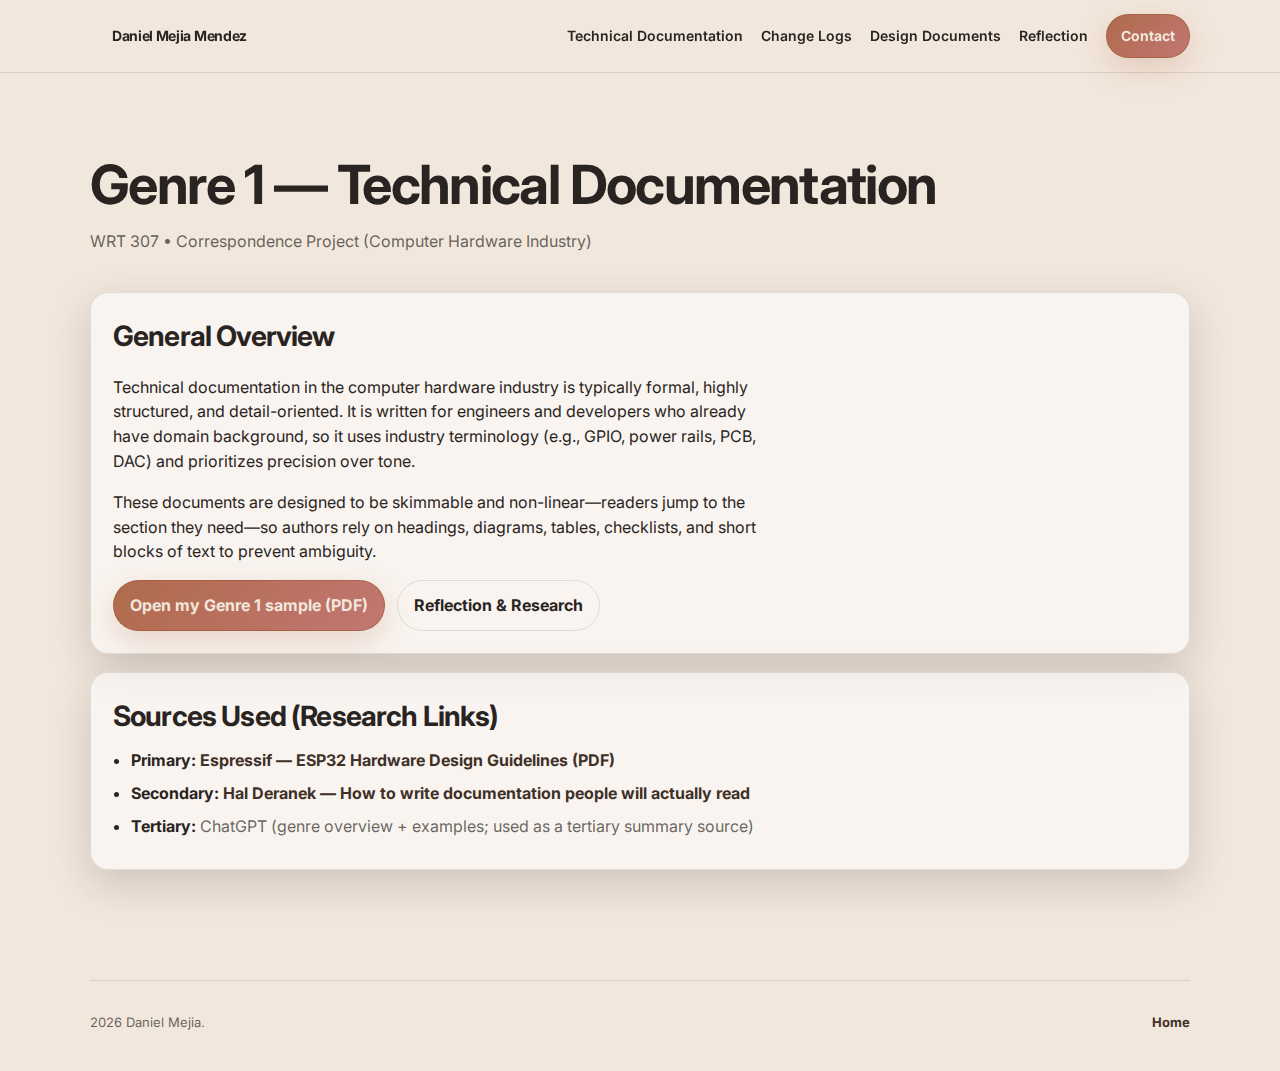
<file: genre1.html>
<!doctype html>
<html lang="en">
<head>
  <meta charset="utf-8" />
  <meta name="viewport" content="width=device-width, initial-scale=1" />
  <meta name="color-scheme" content="dark light" />
  <title>Genre 1 • Technical Documentation</title>
  <meta name="description" content="WRT 307 Correspondence Project — Genre 1: Technical Documentation" />

  <link rel="preconnect" href="https://fonts.googleapis.com">
  <link rel="preconnect" href="https://fonts.gstatic.com" crossorigin>
  <link href="https://fonts.googleapis.com/css2?family=Inter:wght@400;500;600;700&display=swap" rel="stylesheet">

  <link rel="stylesheet" href="styles.css" />
</head>

<body>
  <a class="skip-link" href="#main">Skip to content</a>

  <header class="site-header">
    <div class="container header-inner">
      <a class="brand" href="index.html">
        <span class="brand-mark" aria-hidden="true"></span>
        <span class="brand-text">Daniel Mejia Mendez</span>
      </a>

      <button class="nav-toggle" aria-expanded="false" aria-controls="site-nav">
        <span class="sr-only">Toggle navigation</span>
        <span class="hamburger" aria-hidden="true"></span>
      </button>

      <nav id="site-nav" class="site-nav" aria-label="Primary">
        <a href="genre1.html">Technical Documentation</a>
        <a href="genre2.html">Change Logs</a>
        <a href="genre3.html">Design Documents</a>
        <a href="reflections.html">Reflection</a>
        <a href="#contact" class="btn btn-small">Contact</a>
      </nav>
    </div>
  </header>

  <main id="main">
    <section class="section">
      <div class="container">
        <div class="section-head">
          <div>
            <h1>Genre 1 — Technical Documentation</h1>
            <p class="muted">WRT 307 • Correspondence Project (Computer Hardware Industry)</p>
          </div>
        </div>

        <section class="surface">
          <h2>General Overview</h2>
          <p class="body">
            Technical documentation in the computer hardware industry is typically formal, highly structured, and
            detail-oriented. It is written for engineers and developers who already have domain background, so it
            uses industry terminology (e.g., GPIO, power rails, PCB, DAC) and prioritizes precision over tone.
          </p>
          <p class="body">
            These documents are designed to be skimmable and non-linear—readers jump to the section they need—so
            authors rely on headings, diagrams, tables, checklists, and short blocks of text to prevent ambiguity.
          </p>

          <div class="contact-actions" style="margin-top:14px;">
            <!-- CHANGE THIS LINK if your artifact path/name is different -->
            <a class="btn" href="artifacts/genre1.pdf" target="_blank" rel="noopener">Open my Genre 1 sample (PDF)</a>
            <a class="btn btn-ghost" href="reflections.html">Reflection & Research</a>
          </div>
        </section>

        <div style="height: 18px;"></div>

        <section class="surface">
          <h2>Sources Used (Research Links)</h2>
          <ul class="link-list">
            <li>
              <strong>Primary:</strong>
              <a class="link" href="https://docs.espressif.com/projects/esp-hardware-design-guidelines/en/latest/esp32/esp-hardware-design-guidelines-en-master-esp32.pdf" target="_blank" rel="noopener">
                Espressif — ESP32 Hardware Design Guidelines (PDF)
              </a>
            </li>
            <li>
              <strong>Secondary:</strong>
              <a class="link" href="https://medium.com/slalom-build/how-to-write-documentation-that-people-will-actually-read-and-use-b26791fc1429" target="_blank" rel="noopener">
                Hal Deranek — How to write documentation people will actually read
              </a>
            </li>
            <li>
              <strong>Tertiary:</strong>
              <span class="muted">ChatGPT (genre overview + examples; used as a tertiary summary source)</span>
            </li>
          </ul>
        </section>
      </div>
    </section>
  </main>

  <footer class="site-footer">
    <div class="container footer-inner">
      <p class="tiny muted"><span id="year"></span> Daniel Mejia.</p>
      <a class="tiny link" href="index.html">Home</a>
    </div>
  </footer>

  <script src="scripts.js"></script>
</body>
</html>
</file>
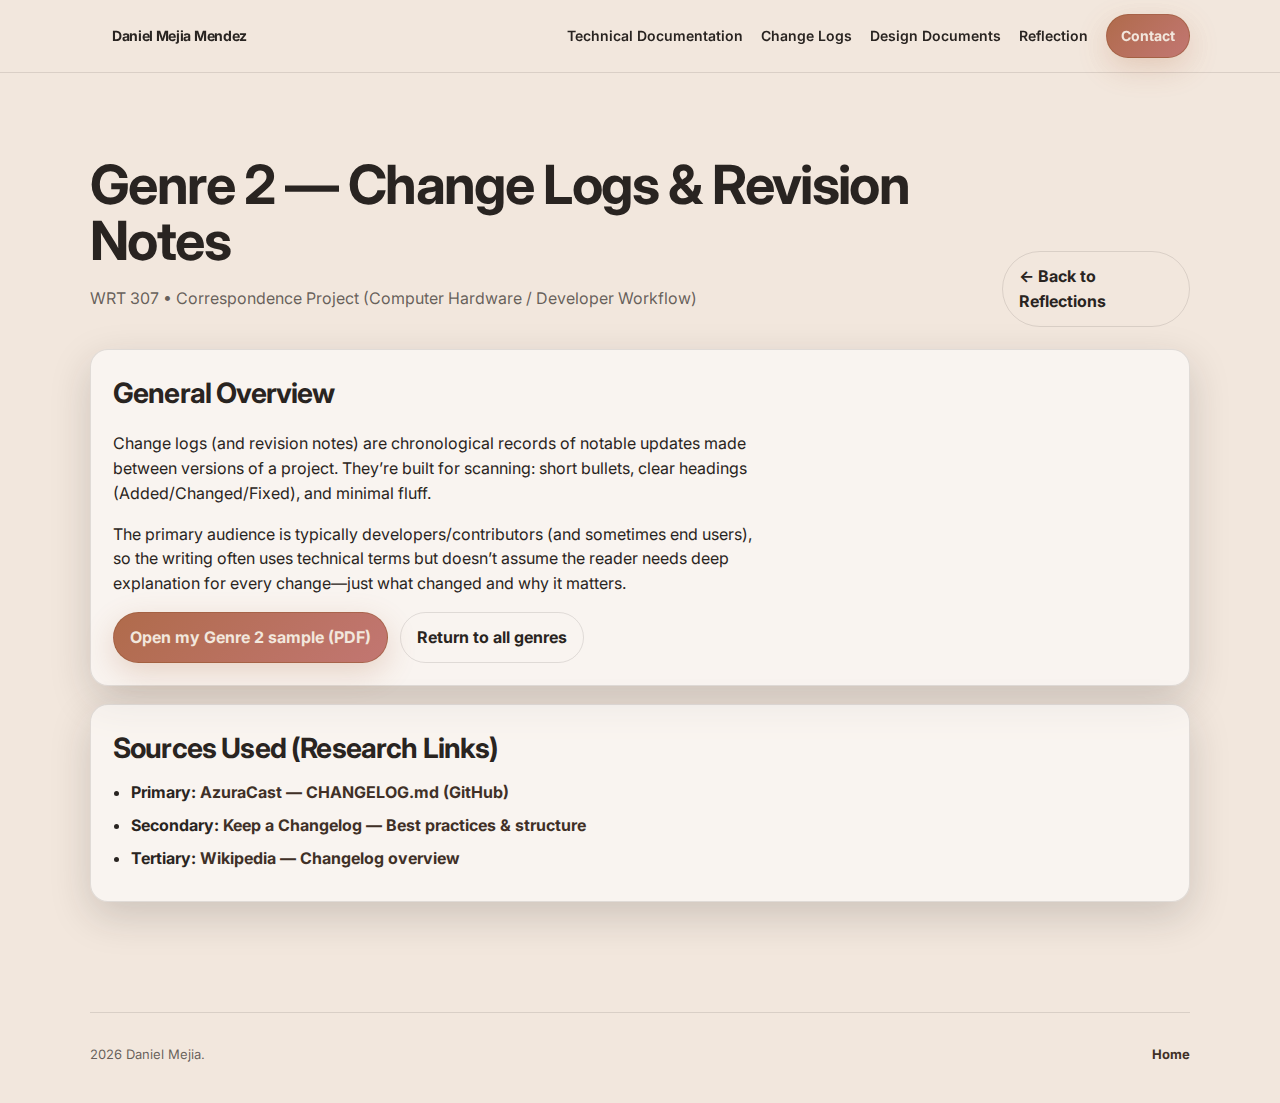
<file: genre2.html>
<!doctype html>
<html lang="en">
<head>
  <meta charset="utf-8" />
  <meta name="viewport" content="width=device-width, initial-scale=1" />
  <meta name="color-scheme" content="dark light" />
  <title>Genre 2 • Change Logs & Revision Notes</title>
  <meta name="description" content="WRT 307 Correspondence Project — Genre 2: Change Logs & Revision Notes" />

  <link rel="preconnect" href="https://fonts.googleapis.com">
  <link rel="preconnect" href="https://fonts.gstatic.com" crossorigin>
  <link href="https://fonts.googleapis.com/css2?family=Inter:wght@400;500;600;700&display=swap" rel="stylesheet">

  <link rel="stylesheet" href="styles.css" />
</head>

<body>
  <a class="skip-link" href="#main">Skip to content</a>

  <header class="site-header">
    <div class="container header-inner">
      <a class="brand" href="index.html">
        <span class="brand-mark" aria-hidden="true"></span>
        <span class="brand-text">Daniel Mejia Mendez</span>
      </a>

      <button class="nav-toggle" aria-expanded="false" aria-controls="site-nav">
        <span class="sr-only">Toggle navigation</span>
        <span class="hamburger" aria-hidden="true"></span>
      </button>

      <nav id="site-nav" class="site-nav" aria-label="Primary">
        <a href="genre1.html">Technical Documentation</a>
        <a href="genre2.html">Change Logs</a>
        <a href="genre3.html">Design Documents</a>
        <a href="reflections.html">Reflection</a>
        <a href="#contact" class="btn btn-small">Contact</a>
      </nav>
    </div>
  </header>

  <main id="main">
    <section class="section">
      <div class="container">
        <div class="section-head">
          <div>
            <h1>Genre 2 — Change Logs &amp; Revision Notes</h1>
            <p class="muted">WRT 307 • Correspondence Project (Computer Hardware / Developer Workflow)</p>
          </div>
          <a class="btn btn-ghost" href="reflections.html">← Back to Reflections</a>
        </div>

        <section class="surface">
          <h2>General Overview</h2>
          <p class="body">
            Change logs (and revision notes) are chronological records of notable updates made between versions of a
            project. They’re built for scanning: short bullets, clear headings (Added/Changed/Fixed), and minimal fluff.
          </p>
          <p class="body">
            The primary audience is typically developers/contributors (and sometimes end users), so the writing often
            uses technical terms but doesn’t assume the reader needs deep explanation for every change—just what changed
            and why it matters.
          </p>

          <div class="contact-actions" style="margin-top:14px;">
            <!-- CHANGE THIS LINK if your artifact path/name is different -->
            <a class="btn" href="artifacts/genre2.pdf" target="_blank" rel="noopener">Open my Genre 2 sample (PDF)</a>
            <a class="btn btn-ghost" href="reflections.html">Return to all genres</a>
          </div>
        </section>

        <div style="height: 18px;"></div>

        <section class="surface">
          <h2>Sources Used (Research Links)</h2>
          <ul class="link-list">
            <li>
              <strong>Primary:</strong>
              <a class="link" href="https://github.com/AzuraCast/AzuraCast/blob/main/CHANGELOG.md" target="_blank" rel="noopener">
                AzuraCast — CHANGELOG.md (GitHub)
              </a>
            </li>
            <li>
              <strong>Secondary:</strong>
              <a class="link" href="https://keepachangelog.com/en/1.1.0/" target="_blank" rel="noopener">
                Keep a Changelog — Best practices & structure
              </a>
            </li>
            <li>
              <strong>Tertiary:</strong>
              <a class="link" href="https://en.wikipedia.org/wiki/Changelog" target="_blank" rel="noopener">
                Wikipedia — Changelog overview
              </a>
            </li>
          </ul>
        </section>
      </div>
    </section>
  </main>

  <footer class="site-footer">
    <div class="container footer-inner">
      <p class="tiny muted"><span id="year"></span> Daniel Mejia.</p>
      <a class="tiny link" href="index.html">Home</a>
    </div>
  </footer>

  <script src="scripts.js"></script>
</body>
</html>
</file>
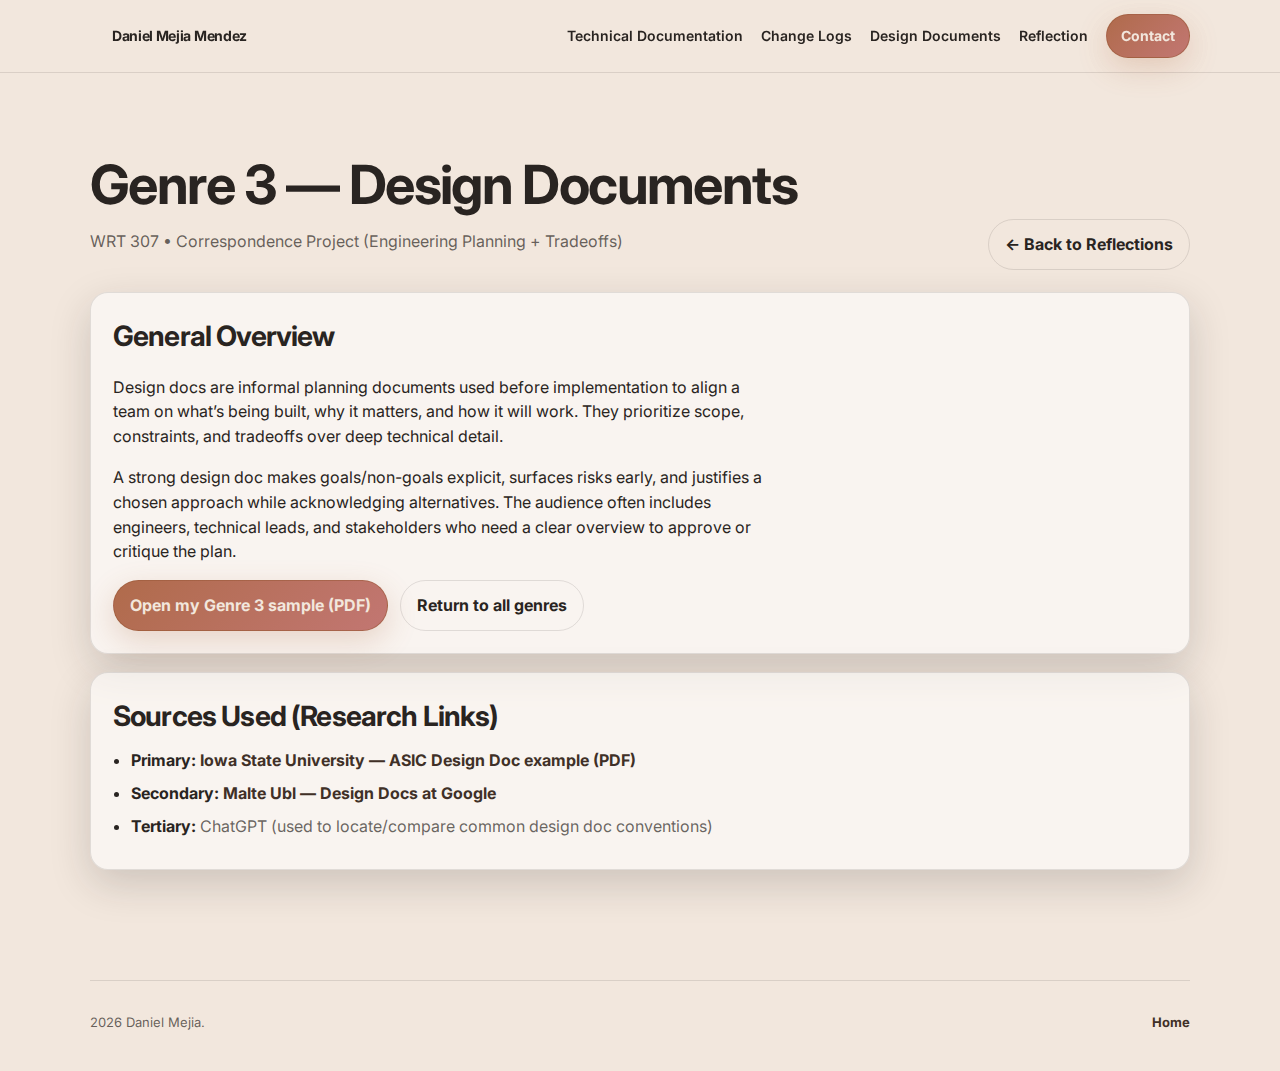
<file: genre3.html>
<!doctype html>
<html lang="en">
<head>
  <meta charset="utf-8" />
  <meta name="viewport" content="width=device-width, initial-scale=1" />
  <meta name="color-scheme" content="dark light" />
  <title>Genre 3 • Design Documents</title>
  <meta name="description" content="WRT 307 Correspondence Project — Genre 3: Design Documents" />

  <link rel="preconnect" href="https://fonts.googleapis.com">
  <link rel="preconnect" href="https://fonts.gstatic.com" crossorigin>
  <link href="https://fonts.googleapis.com/css2?family=Inter:wght@400;500;600;700&display=swap" rel="stylesheet">

  <link rel="stylesheet" href="styles.css" />
</head>

<body>
  <a class="skip-link" href="#main">Skip to content</a>

  <header class="site-header">
    <div class="container header-inner">
      <a class="brand" href="index.html">
        <span class="brand-mark" aria-hidden="true"></span>
        <span class="brand-text">Daniel Mejia Mendez</span>
      </a>

      <button class="nav-toggle" aria-expanded="false" aria-controls="site-nav">
        <span class="sr-only">Toggle navigation</span>
        <span class="hamburger" aria-hidden="true"></span>
      </button>

      <nav id="site-nav" class="site-nav" aria-label="Primary">
        <a href="genre1.html">Technical Documentation</a>
        <a href="genre2.html">Change Logs</a>
        <a href="genre3.html">Design Documents</a>
        <a href="reflections.html">Reflection</a>
        <a href="#contact" class="btn btn-small">Contact</a>
      </nav>
    </div>
  </header>

  <main id="main">
    <section class="section">
      <div class="container">
        <div class="section-head">
          <div>
            <h1>Genre 3 — Design Documents</h1>
            <p class="muted">WRT 307 • Correspondence Project (Engineering Planning + Tradeoffs)</p>
          </div>
          <a class="btn btn-ghost" href="reflections.html">← Back to Reflections</a>
        </div>

        <section class="surface">
          <h2>General Overview</h2>
          <p class="body">
            Design docs are informal planning documents used before implementation to align a team on what’s being built,
            why it matters, and how it will work. They prioritize scope, constraints, and tradeoffs over deep technical detail.
          </p>
          <p class="body">
            A strong design doc makes goals/non-goals explicit, surfaces risks early, and justifies a chosen approach while
            acknowledging alternatives. The audience often includes engineers, technical leads, and stakeholders who need a
            clear overview to approve or critique the plan.
          </p>

          <div class="contact-actions" style="margin-top:14px;">
            <!-- CHANGE THIS LINK if your artifact path/name is different -->
            <a class="btn" href="artifacts/genre3.pdf" target="_blank" rel="noopener">Open my Genre 3 sample (PDF)</a>
            <a class="btn btn-ghost" href="reflections.html">Return to all genres</a>
          </div>
        </section>

        <div style="height: 18px;"></div>

        <section class="surface">
          <h2>Sources Used (Research Links)</h2>
          <ul class="link-list">
            <li>
              <strong>Primary:</strong>
              <a class="link" href="https://sdmay25-19.sd.ece.iastate.edu/sdmay25-19-DD.pdf" target="_blank" rel="noopener">
                Iowa State University — ASIC Design Doc example (PDF)
              </a>
            </li>
            <li>
              <strong>Secondary:</strong>
              <a class="link" href="https://www.industrialempathy.com/posts/design-docs-at-google/" target="_blank" rel="noopener">
                Malte Ubl — Design Docs at Google
              </a>
            </li>
            <li>
              <strong>Tertiary:</strong>
              <span class="muted">ChatGPT (used to locate/compare common design doc conventions)</span>
            </li>
          </ul>
        </section>
      </div>
    </section>
  </main>

  <footer class="site-footer">
    <div class="container footer-inner">
      <p class="tiny muted"><span id="year"></span> Daniel Mejia.</p>
      <a class="tiny link" href="index.html">Home</a>
    </div>
  </footer>

  <script src="scripts.js"></script>
</body>
</html>
</file>
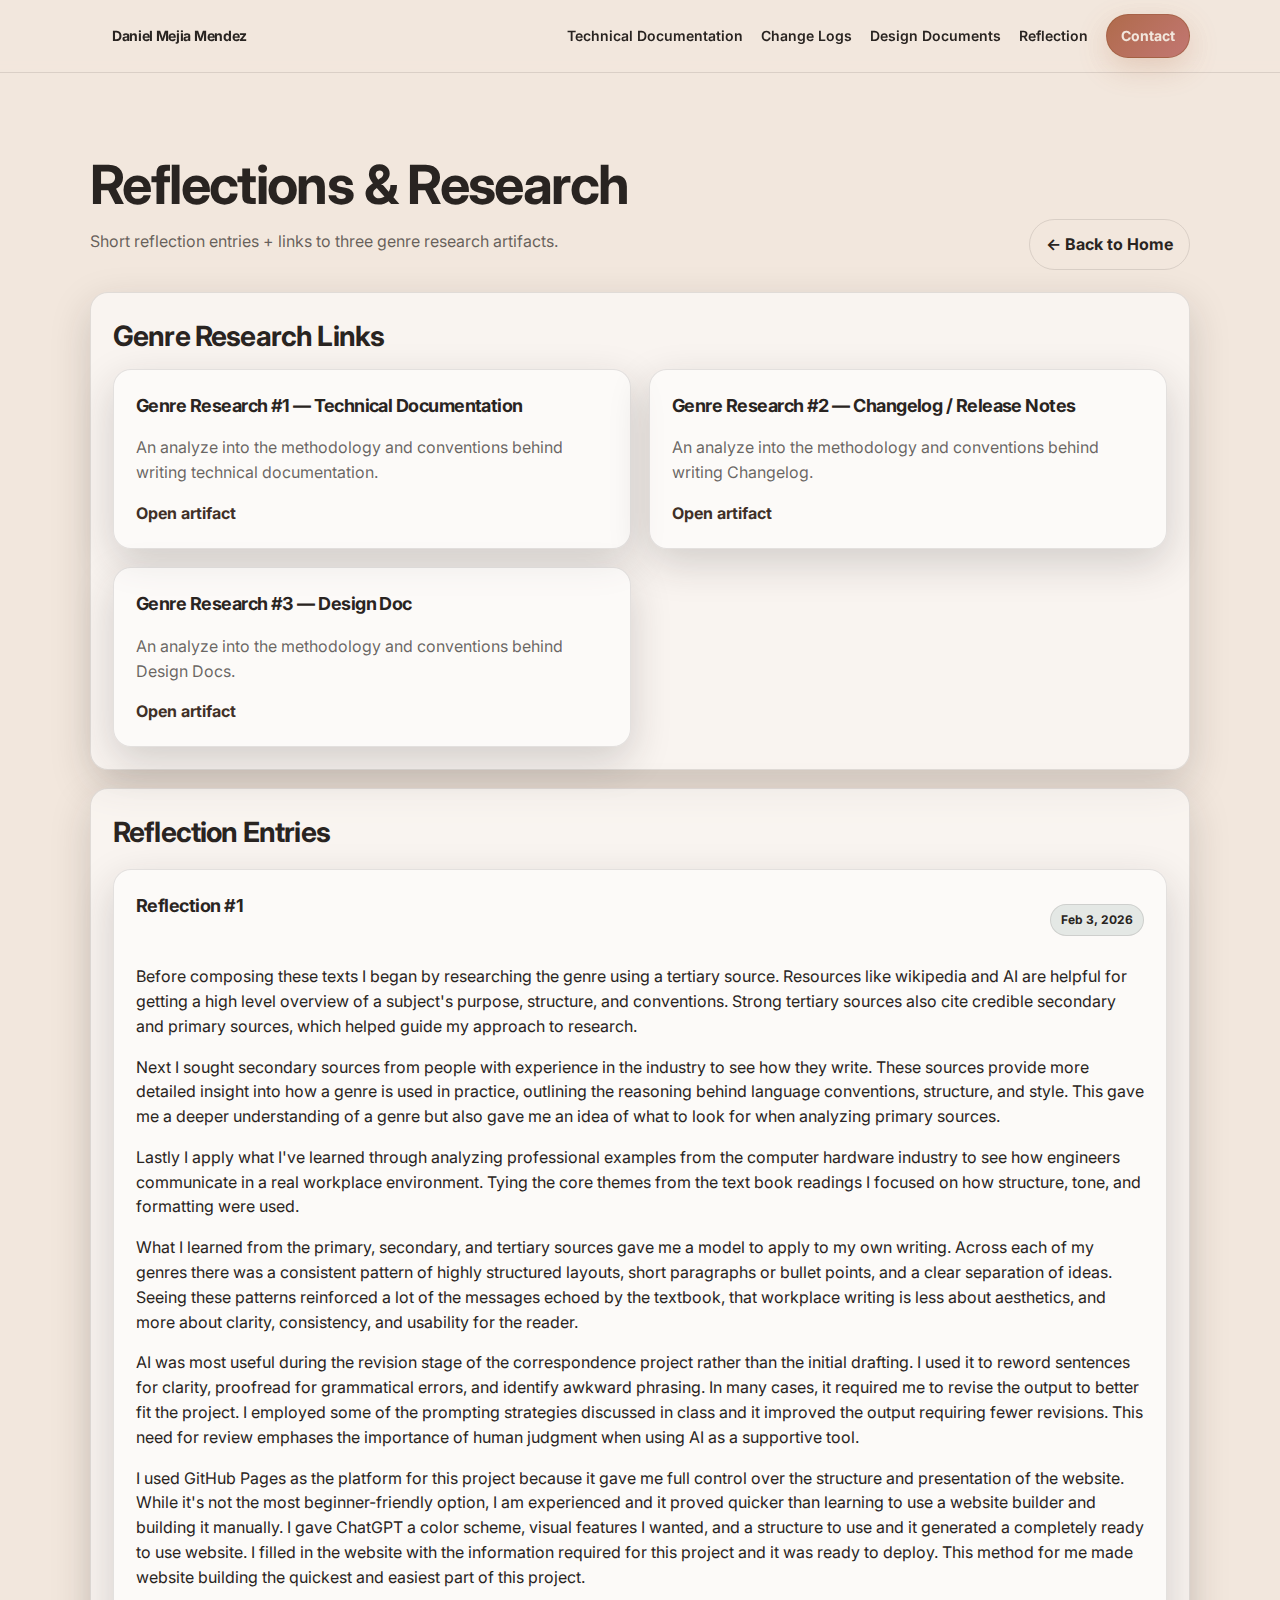
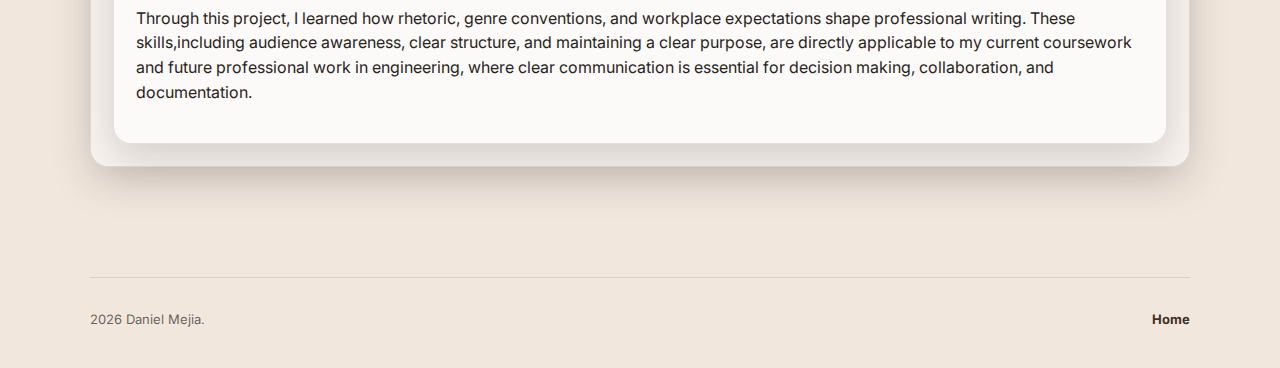
<file: reflections.html>
<!doctype html>
<html lang="en">
<head>
  <meta charset="utf-8" />
  <meta name="viewport" content="width=device-width, initial-scale=1" />
  <meta name="color-scheme" content="dark light" />
  <title>Daniel Mejia • Reflections</title>
  <meta name="description" content="Course reflections and genre research links." />

  <link rel="preconnect" href="https://fonts.googleapis.com">
  <link rel="preconnect" href="https://fonts.gstatic.com" crossorigin>
  <link href="https://fonts.googleapis.com/css2?family=Inter:wght@400;500;600;700&display=swap" rel="stylesheet">

  <link rel="stylesheet" href="styles.css" />
</head>

<body>
  <a class="skip-link" href="#main">Skip to content</a>

  <header class="site-header">
    <div class="container header-inner">
      <a class="brand" href="index.html">
        <span class="brand-mark" aria-hidden="true"></span>
        <span class="brand-text">Daniel Mejia Mendez</span>
      </a>

      <button class="nav-toggle" aria-expanded="false" aria-controls="site-nav">
        <span class="sr-only">Toggle navigation</span>
        <span class="hamburger" aria-hidden="true"></span>
      </button>

      <nav id="site-nav" class="site-nav" aria-label="Primary">
        <a href="genre1.html">Technical Documentation</a>
        <a href="genre2.html">Change Logs</a>
        <a href="genre3.html">Design Documents</a>
        <a href="reflections.html">Reflection</a>
        <a href="#contact" class="btn btn-small">Contact</a>
      </nav>
    </div>
  </header>

  <main id="main">
    <section class="section">
      <div class="container">
        <div class="section-head">
          <div>
            <h1>Reflections & Research</h1>
            <p class="muted">Short reflection entries + links to three genre research artifacts.</p>
          </div>
          <a class="btn btn-ghost" href="index.html">← Back to Home</a>
        </div>

        <div class="surface">
          <h2>Genre Research Links</h2>

          <div class="cards cards-2">
            <article class="card">
              <h3>Genre Research #1 — Technical Documentation</h3>
              <p class="muted">An analyze into the methodology and conventions behind writing technical documentation.</p>
              <div class="project-actions">
                <a class="link" href="artifacts/genre1Research.pdf" target="_blank" rel="noopener">Open artifact</a>
              </div>
            </article>

            <article class="card">
              <h3>Genre Research #2 — Changelog / Release Notes</h3>
              <p class="muted">An analyze into the methodology and conventions behind writing Changelog.</p>
              <div class="project-actions">
                <a class="link" href="artifacts/genre2Research.pdf" target="_blank" rel="noopener">Open artifact</a>
              </div>
            </article>

            <article class="card">
              <h3>Genre Research #3 — Design Doc</h3>
              <p class="muted">An analyze into the methodology and conventions behind Design Docs.</p>
              <div class="project-actions">
                <a class="link" href="artifacts/genre3Research.pdf" target="_blank" rel="noopener">Open artifact</a>
              </div>
            </article>
          </div>
        </div>

        <div style="height: 18px;"></div>

        <section class="surface">
          <h2>Reflection Entries</h2>


          <div class="reflection-list">
            <article class="reflection card">
              <div class="reflection-top">
                <h3>Reflection #1</h3>
                <p class="tag tag-sage">Feb 3, 2026</p>
              </div>
              <p>
                Before composing these texts I began by researching the genre using a tertiary source. Resources like wikipedia and AI are helpful for getting a high level overview of a subject's purpose, structure, and conventions. Strong tertiary sources also cite credible secondary and primary sources, which helped guide my approach to research. 
              </p>
              <p>
                Next I sought secondary sources from people with experience in the industry to see how they write. These sources provide more detailed insight into how a genre is used in practice, outlining the reasoning behind language conventions, structure, and style. This gave me a deeper understanding of a genre but also gave me an idea of what to look for when analyzing primary sources.
              </p>
              <p>
                Lastly I apply what I've learned through analyzing professional examples from the computer hardware industry to see how engineers communicate in a real workplace environment. Tying the core themes from the text book readings I focused on how structure, tone, and formatting were used.
              </p>
              <p>
                What I learned from the primary, secondary, and tertiary sources gave me a model to apply to my own writing. Across each of my genres there was a consistent pattern of highly structured layouts, short paragraphs or bullet points, and a clear separation of ideas. Seeing these patterns reinforced a lot of the messages echoed by the textbook, that workplace writing is less about aesthetics, and more about clarity, consistency, and usability for the reader. 
              </p>
              <p>
                AI was most useful during the revision stage of the correspondence project rather than the initial drafting. I used it to reword sentences for clarity, proofread for grammatical errors, and identify awkward phrasing. In many cases, it required me to revise the output to better fit the project. I employed some of the prompting strategies discussed in class and it improved the output requiring fewer revisions. This need for review emphases the importance of human judgment when using AI as a supportive tool.
              </p>
              <p>
                I used GitHub Pages as the platform for this project because it gave me full control over the structure and presentation of the website. While it's not the most beginner-friendly option, I am experienced and it proved quicker than learning to use a website builder and building it manually. I gave ChatGPT a color scheme, visual features I wanted, and a structure to use and it generated a completely ready to use website. I filled in the website with the information required for this project and it was ready to deploy. This method for me made website building the quickest and easiest part of this project. 
              </p>
              <p>
                Through this project, I learned how rhetoric, genre conventions, and workplace expectations shape professional writing. These skills,including audience awareness, clear structure, and maintaining a clear purpose, are directly applicable to my current coursework and future professional work in engineering, where clear communication is essential for decision making, collaboration, and documentation.
              </p>
            </article>
          </div>
        </section>
      </div>
    </section>
  </main>

  <footer class="site-footer">
    <div class="container footer-inner">
      <p class="tiny muted"> <span id="year"></span> Daniel Mejia.</p>
      <a class="tiny link" href="index.html">Home</a>
    </div>
  </footer>

  <script src="scripts.js"></script>
</body>
</html>
</file>
<file: styles.css>
:root{
  --ink: #292421;
  --copper: #A75F37;
  --clay: #CA8E82;
  --rose: #D9899F;
  --cream: #F2D6CE;
  --paper: #F2E7DD;
  --sage: #7A958F;
  --mint: #BAEODA;

  --bg: var(--paper);
  --panel: rgba(255,255,255,0.55);
  --border: rgba(41,36,33,0.12);
  --shadow: 0 14px 40px rgba(41,36,33,0.18);
  --radius: 18px;

  --max: 1100px;
}

@media (prefers-color-scheme: dark){
  :root{
    --bg: #1b1715;
    --ink: #F2E7DD;

    --panel: rgba(255,255,255,0.06);
    --border: rgba(242,231,221,0.18);
    --shadow: 0 18px 48px rgba(0,0,0,0.45);
  }
}


*{ box-sizing: border-box; }
html{ scroll-behavior: smooth; }
body{
  margin:0;
  font-family: Inter, system-ui, -apple-system, Segoe UI, Roboto, Arial, sans-serif;
  background: var(--bg);
  color: var(--ink);
  line-height: 1.55;
}

a{ color: inherit; text-decoration: none; }
a:hover{ text-decoration: underline; text-underline-offset: 3px; }

.container{
  width: min(var(--max), calc(100% - 40px));
  margin: 0 auto;
}

.skip-link{
  position:absolute;
  left:-999px;
  top: 10px;
  background: var(--paper);
  padding: 10px 12px;
  border-radius: 10px;
  border: 1px solid var(--border);
}
.skip-link:focus{ left: 10px; z-index: 9999; }

.sr-only{
  position:absolute; width:1px; height:1px; padding:0; margin:-1px;
  overflow:hidden; clip:rect(0,0,0,0); white-space:nowrap; border:0;
}

.site-header{
  position: sticky;
  top: 0;
  z-index: 50;
  backdrop-filter: blur(10px);
  background: color-mix(in oklab, var(--bg) 70%, transparent);
  border-bottom: 1px solid var(--border);
}

.header-inner{
  display:flex;
  align-items:center;
  justify-content: space-between;
  padding: 14px 0;
  gap: 18px;
}

.brand{
  display:flex; align-items:center; gap: 10px;
  font-weight: 700;
  letter-spacing: -0.02em;
}
.brand-mark{
  width: 12px; height: 12px; border-radius: 999px;
  background: radial-gradient(circle at 30% 30%, var(--mint), var(--sage));
  box-shadow: 0 0 0 4px color-mix(in oklab, var(--mint) 25%, transparent);
}
.brand-text{ font-size: 14px; }

.site-nav{
  display:flex;
  align-items:center;
  gap: 18px;
  font-weight: 600;
  font-size: 14px;
}

.nav-toggle{
  display:none;
  border: 1px solid var(--border);
  background: var(--panel);
  border-radius: 12px;
  padding: 10px 12px;
  cursor:pointer;
}
.hamburger{
  display:block; width: 18px; height: 2px; background: var(--ink);
  position: relative;
}
.hamburger::before, .hamburger::after{
  content:"";
  position:absolute; left:0;
  width: 18px; height: 2px; background: var(--ink);
}
.hamburger::before{ top: -6px; }
.hamburger::after{ top: 6px; }

.btn{
  display:inline-flex;
  align-items:center;
  justify-content:center;
  gap: 10px;
  padding: 12px 16px;
  border-radius: 999px;
  border: 1px solid color-mix(in oklab, var(--copper) 50%, var(--border));
  background: linear-gradient(135deg, color-mix(in oklab, var(--copper) 75%, var(--clay)), color-mix(in oklab, var(--copper) 45%, var(--rose)));
  color: var(--paper);
  font-weight: 700;
  box-shadow: 0 10px 30px rgba(167,95,55,0.22);
}
.btn:hover{ text-decoration:none; filter: brightness(0.98); }
.btn:active{ transform: translateY(1px); }

.btn-ghost{
  background: transparent;
  color: var(--ink);
  border: 1px solid var(--border);
  box-shadow: none;
}
.btn-ghost:hover{ background: color-mix(in oklab, var(--panel) 85%, transparent); }

.btn-small{ padding: 10px 14px; font-size: 14px; }

.section{
  padding: 84px 0;
}
.section-alt{
  background:
    radial-gradient(700px 380px at 10% 10%, color-mix(in oklab, var(--mint) 22%, transparent), transparent),
    radial-gradient(700px 380px at 90% 0%, color-mix(in oklab, var(--rose) 18%, transparent), transparent);
  border-top: 1px solid var(--border);
  border-bottom: 1px solid var(--border);
}

.section-head{
  display:flex;
  align-items:flex-end;
  justify-content: space-between;
  gap: 22px;
  margin-bottom: 22px;
}

h1,h2,h3{
  margin:0 0 10px 0;
  letter-spacing: -0.03em;
}
h1{ font-size: clamp(34px, 5vw, 54px); line-height: 1.05; }
h2{ font-size: 28px; }
h3{ font-size: 18px; }

.eyebrow{
  margin:0 0 12px 0;
  display:inline-block;
  font-weight: 700;
  font-size: 13px;
  color: color-mix(in oklab, var(--ink) 70%, var(--sage));
  border: 1px solid var(--border);
  padding: 8px 12px;
  border-radius: 999px;
  background: color-mix(in oklab, var(--panel) 85%, transparent);
}

.lead{ font-size: 16px; max-width: 52ch; }
.body{ max-width: 65ch; }
.muted{ color: color-mix(in oklab, var(--ink) 70%, transparent); }
.tiny{ font-size: 13px; }

.grad{
  background: linear-gradient(90deg, var(--copper), var(--rose));
  -webkit-background-clip:text;
  background-clip:text;
  color: transparent;
}

.grid-2{
  display:grid;
  grid-template-columns: 1.1fr 0.9fr;
  gap: 26px;
  align-items:start;
}

.surface{
  background: var(--panel);
  border: 1px solid var(--border);
  border-radius: var(--radius);
  box-shadow: var(--shadow);
  padding: 22px;
}

.cards{
  display:grid;
  grid-template-columns: repeat(3, 1fr);
  gap: 18px;
}

.card{
  background: var(--panel);
  border: 1px solid var(--border);
  border-radius: var(--radius);
  box-shadow: var(--shadow);
  padding: 22px;
}

.tag{
  display:inline-flex;
  align-items:center;
  font-size: 12px;
  font-weight: 700;
  padding: 6px 10px;
  border-radius: 999px;
  border: 1px solid var(--border);
  background: color-mix(in oklab, var(--copper) 14%, transparent);
}
.tag-sage{ background: color-mix(in oklab, var(--sage) 18%, transparent); }
.tag-rose{ background: color-mix(in oklab, var(--rose) 18%, transparent); }

.bullets{ margin: 10px 0 0 18px; padding:0; }
.bullets li{ margin: 6px 0; }

.project-top{
  display:flex;
  align-items:flex-start;
  justify-content: space-between;
  gap: 14px;
}

.project-actions{
  display:flex;
  gap: 14px;
  margin-top: 14px;
}
.link{
  font-weight: 700;
  color: color-mix(in oklab, var(--ink) 80%, var(--copper));
}

.hero{
  position: relative;
  min-height: 78vh;
  display:flex;
  align-items:center;
  overflow:hidden;
  border-bottom: 1px solid var(--border);
  background:
    radial-gradient(800px 460px at 15% 30%, color-mix(in oklab, var(--mint) 26%, transparent), transparent 60%),
    radial-gradient(900px 520px at 90% 10%, color-mix(in oklab, var(--rose) 18%, transparent), transparent 65%),
    linear-gradient(180deg, color-mix(in oklab, var(--cream) 30%, transparent), transparent);
}

.parallax-bg{
  /* Desktop parallax. iOS may ignore this; JS parallax handles the rest. */
  background-attachment: fixed;
}

.hero-inner{
  display:grid;
  grid-template-columns: 1.2fr 0.8fr;
  gap: 22px;
  padding: 76px 0;
  position: relative;
  z-index: 2;
}

.hero-actions{
  display:flex;
  gap: 12px;
  flex-wrap: wrap;
  margin-top: 18px;
}

.hero-meta{
  margin-top: 18px;
  display:flex;
  gap: 10px;
  flex-wrap: wrap;
  font-weight: 600;
  color: color-mix(in oklab, var(--ink) 72%, transparent);
}

.hero-card .card-title{ font-weight: 800; margin:0; }
.hero-card .card-sub{ margin: 6px 0 14px 0; }

.pill-list{
  list-style:none;
  margin: 0;
  padding: 0;
  display:flex;
  flex-wrap: wrap;
  gap: 10px;
}
.pill-list li{
  border: 1px solid var(--border);
  background: color-mix(in oklab, var(--panel) 88%, transparent);
  padding: 8px 10px;
  border-radius: 999px;
  font-weight: 700;
  font-size: 13px;
}

.hero-fade{
  position:absolute;
  inset: auto 0 0 0;
  height: 140px;
  background: linear-gradient(180deg, transparent, var(--bg));
  z-index: 1;
}

.info-tiles{
  display:grid;
  grid-template-columns: 1fr 1fr;
  gap: 12px;
  margin-top: 18px;
}
.tile{
  border: 1px solid var(--border);
  background: color-mix(in oklab, var(--panel) 88%, transparent);
  border-radius: 16px;
  padding: 14px;
}
.tile-k{
  margin:0 0 6px 0;
  font-size: 12px;
  font-weight: 800;
  color: color-mix(in oklab, var(--ink) 65%, var(--sage));
}
.tile-v{ margin:0; font-weight: 600; }

.skills{
  display:grid;
  grid-template-columns: 1fr 1fr;
  gap: 14px;
}
.skills-h{
  margin: 0 0 6px 0;
  font-weight: 800;
  color: color-mix(in oklab, var(--ink) 80%, var(--copper));
}
.skills ul{ margin: 0; padding-left: 18px; }
.skills li{ margin: 6px 0; }

.timeline{
  display:grid;
  gap: 14px;
}
.timeline-item{
  display:grid;
  grid-template-columns: 18px 1fr;
  gap: 14px;
  align-items:start;
}
.dot{
  width: 12px;
  height: 12px;
  margin-top: 6px;
  border-radius: 999px;
  background: radial-gradient(circle at 30% 30%, var(--clay), var(--copper));
  box-shadow: 0 0 0 4px color-mix(in oklab, var(--copper) 18%, transparent);
}
.timeline-body{
  background: var(--panel);
  border: 1px solid var(--border);
  border-radius: var(--radius);
  box-shadow: var(--shadow);
  padding: 18px;
}

.contact{
  display:grid;
  grid-template-columns: 1.1fr 0.9fr;
  gap: 18px;
  align-items:start;
}
.contact-box{
  margin-top: 14px;
  background: var(--panel);
  border: 1px solid var(--border);
  border-radius: var(--radius);
  box-shadow: var(--shadow);
  padding: 18px;
}
.contact-actions{ display:flex; gap: 12px; flex-wrap: wrap; margin-top: 12px; }
.link-list{ margin: 8px 0 0 0; padding-left: 18px; }
.link-list li{ margin: 8px 0; }

.site-footer{
  padding: 26px 0;
}
.footer-inner{
  display:flex;
  align-items:center;
  justify-content: space-between;
  gap: 14px;
  border-top: 1px solid var(--border);
  padding-top: 18px;
}

/* Responsive */
@media (max-width: 900px){
  .cards{ grid-template-columns: 1fr; }
  .grid-2, .hero-inner, .contact{ grid-template-columns: 1fr; }
  .hero{ min-height: auto; }
  .info-tiles{ grid-template-columns: 1fr; }
  .site-nav{ display:none; }
  .nav-toggle{ display:inline-flex; }
  .site-nav.is-open{
    display:flex;
    position:absolute;
    right: 20px;
    top: 62px;
    flex-direction: column;
    gap: 12px;
    padding: 14px;
    border-radius: 16px;
    border: 1px solid var(--border);
    background: color-mix(in oklab, var(--bg) 85%, transparent);
    backdrop-filter: blur(10px);
    box-shadow: var(--shadow);
  }
}

@media (prefers-reduced-motion: reduce){
  html{ scroll-behavior: auto; }
  .parallax-bg{ background-attachment: scroll; }
}

/* Reflections layout helpers */
.cards-2{
  grid-template-columns: repeat(2, 1fr);
}
.reflection-list{
  display:grid;
  gap: 14px;
  margin-top: 14px;
}
.reflection-top{
  display:flex;
  align-items:flex-start;
  justify-content: space-between;
  gap: 14px;
}
.site-nav .is-active{
  text-decoration: underline;
  text-underline-offset: 5px;
}

@media (max-width: 900px){
  .cards-2{ grid-template-columns: 1fr; }
}

.hero-headshot{
  display:flex;
  justify-content:center;
  margin-bottom: 14px;
}

.headshot{
  width: 210px;
  height: 210px;
  border-radius: 999px;
  object-fit: cover;

  /* SHIFT IMAGE LEFT */
  object-position: 70% 35%;
  transform: scale(1.08);

  border: 1px solid var(--border);
  box-shadow:
    0 16px 48px rgba(0,0,0,0.25),
    0 0 0 6px color-mix(in oklab, var(--sage) 18%, transparent);
  background: var(--paper);
}
</file>
